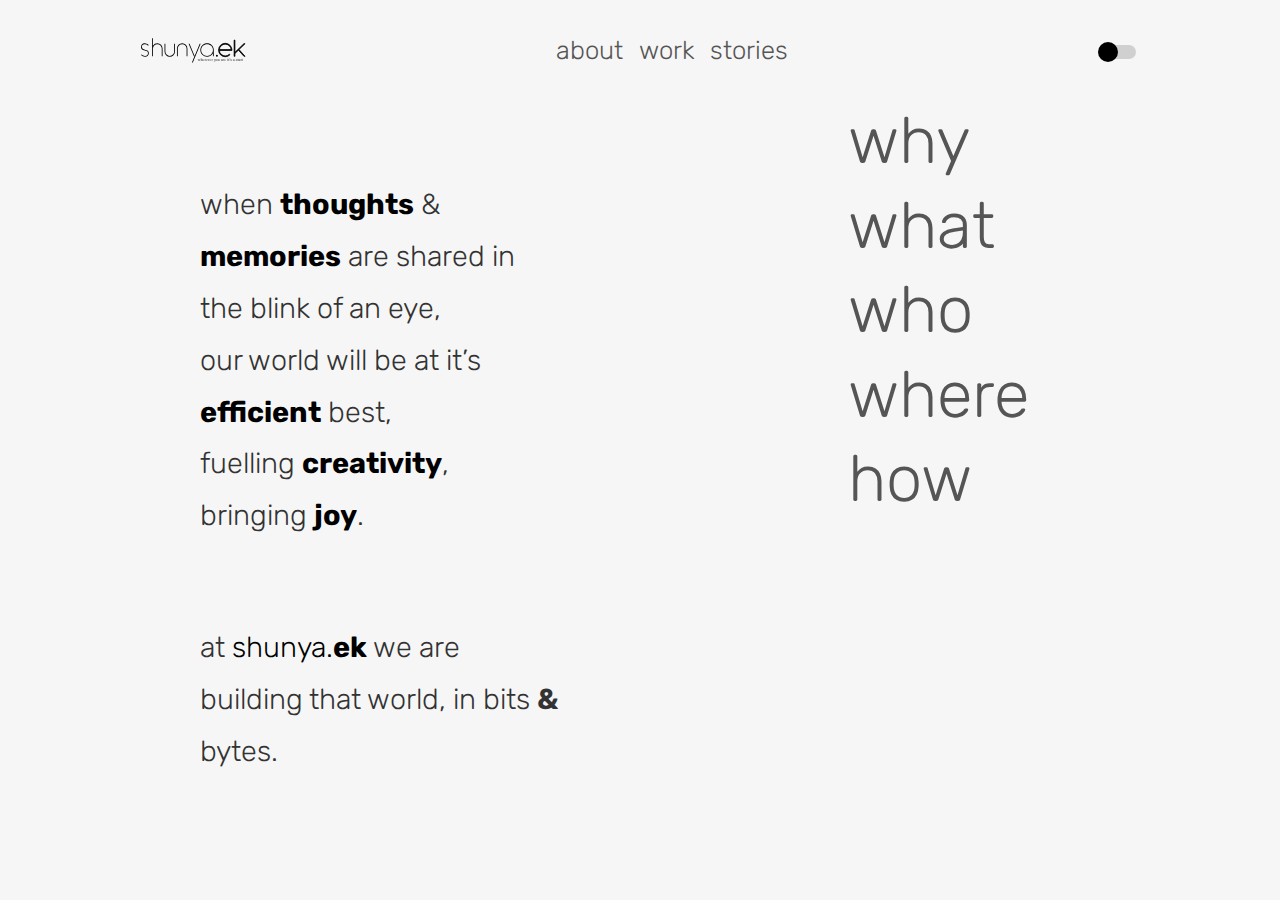
<file: public/index.html>
<!DOCTYPE html>
<html lang="en">
<head>
    <meta charset="UTF-8">
    <meta http-equiv="X-UA-Compatible" content="IE=edge">
    <meta name="viewport" content="width=device-width, initial-scale=1.0">
    <title>Document</title>
    <link rel="stylesheet" href="./css/style_reset.css">
    <link rel="stylesheet" href="./css/style_main.css">
    <link rel="stylesheet" href="./css/style_header_nav.css">
    <link rel="stylesheet" href="./css/style_components.css">
    <link rel="stylesheet" href="./css/style_stars.css">
    <!-- <link rel="stylesheet" href="./style_utility.css"> -->
    
    

</head>
<body data-theme="light">  
  <menu>
    <div class="logo">
      <img src="../assets/logo/shunya/shunya logo numbers & tag line ver O-5 clean 763 X 233 dark.svg" alt="ShunyaDotEk">
    </div>
    <div id="menuNav" class="menu-nav">
      <ul>
        <li><a id="nav-about" data-ref-article="about">about</a></li>
        <li><a id="nav-work" data-ref-article="work">work</a></li>
        <li><a id="nav-stories" data-ref-article="stories">stories</a></li>
      </ul>
    </div>
    <div class="switch">
      <input type="checkbox" id="toggleTheme" name="toggleTheme">
      <label class="slider" for="toggleTheme"></label>
    </div>
  </menu>
  <!-- <div class="stars "></div>
  <audio controls autoplay class="right-sticky">
    <source src="assets/sounds/256149_Run_-_Master_(16-44.1).aac" type="audio/aac">
  </audio> -->
    <main>
      <div id="mainWrapper" class="main-wrapper">
        <article id="home" class="home" data-index="0" data-content-side="right">
          <!-- tab eg : https://typecode.com/about/-->
          <header>
            <section>
              <p>
                when <b class="bright">thoughts</b> & <b class="bright"> memories</b> are shared in the blink of an eye, <br>
                our world will be at it’s <b class="bright">efficient</b> best, <br>
                fuelling <b class="bright">creativity</b>, bringing <b class="bright">joy</b>. <br>
              </p>
              <p> at <span class="bright"> shunya.<b>ek</b></span> we are building that world, in bits <b>&</b> bytes. <br>
              </p>
            </section>
          </header>
        </article>
        <article id="about" class="about" data-index="1" data-content-side="left">
          <section>
            <ul class="headings">
              <li class="hover">
                <a href="">why</a>
                  <ul class="menu-hide">
                      <li class="hover show-headings-hover-div">
                        <a href="#" id="our-belief" data-ref-article="our-belief-article">our belief</a>
                    </li>
                    <li class="hover show-headings-hover-div">
                      <a href="#" id="us" data-ref-article="us-article">us</a>
                    </li>
                    <li class="hover show-headings-hover-div">
                      <a href="#" id="our-values" data-ref-article="our-values-article">our values</a>
                    </li>
                  </ul>
              </li>
              <li class="hover">
                <a href="">what</a>
                <ul class="menu-hide">
                  <li class="hover show-headings-hover-div">
                    <a href="#" id="do-we-do" data-ref-article="do-we-do-article">do we do</a>
                  </li>
                  <li class="hover show-headings-hover-div">
                    <a href="#" id="products" data-ref-article="products-article">products</a>
                  </li>
                  <li class="hover show-headings-hover-div">
                    <a href="#" id="solutions" data-ref-article="solutions-article">solutions</a>
                  </li>
                  <li class="hover show-headings-hover-div">
                    <a href="#" id="services" data-ref-article="services-article">services</a>
                  </li>
                  <li class="hover show-headings-hover-div">
                    <a href="#" id="projects" data-ref-article="projects-article">projects</a>
                  </li>
                </ul>
              </li>
              <li class="hover">
                <a href="">who</a>
                <ul class="menu-hide">
                  <li><a href="#">we are?</a></li>
                  <li><a href="#">are you?</a></li>
                  <li><a href="#">are our focus?</a></li>
                  <li><a href="#">are in our company?</a></li>
                  <li><a href="#">can</a></li>
                  <li><a href="#">work with?</a></li>
                </ul>
              </li>
              <li class="hover">
                <a href="">where</a>
                <ul class="menu-hide">
                  <li><a href="#">Expanding Headings</a></li>
                  <li><a href="#">Expanding Headings</a></li>
                  <li><a href="#">Expanding Headings</a></li>
                </ul>
              </li>
              <li class="hover">
                <a href="">how</a>
                <ul class="menu-hide">
                  <li><a href="#">Expanding Headings</a></li>
                  <li><a href="#">Expanding Headings</a></li>
                  <li><a href="#">Expanding Headings</a></li>
                </ul>
              </li>
            </ul>
          </section>
        </article>
        <article class="work" id="work" data-index="2" data-content-side="left">
          <h1>Section2</h1>
        </article>
        <article class="stories" id="stories" data-index="3" data-content-side="left">
          <section style="padding: 0;">
            <div class="stories-hero-section">
              <h2 class="bold" style="text-align: right;">disrupt.<br>
                unite.inspire.
              </h2>
              <p style="text-align: right;">
                With a mission to <b>Digitally Transform</b> work life of <br><b>advertising | films | event professionals</b>,  we are developing Data/AI driven solutions. In-short deliver you few #smartWorkTools & kick-ass content.
              </p>
            </div>
            <div>
              <h2><span style="font-weight: lighter;">open</span> Positions</h2>
              <p>
                We are looking for all kind of people. Specially the passionate kind.<br>Come join us.
              </p>
            </div>

            <div class="accordion">
              <div class="accordion-item">
                <div class="accordion-heading accordion-super-heading">
                  <span>tech</span>
                </div>
                <div class="accordion-body">
                  <div class="accordion">
                    <div class="accordion-item">
                      <div class="accordion-heading">
                        <span>Full Stack Deveolper</span>
                      </div>
                      <div class="accordion-body">
                        <span>
                          We are looking for a qualified Full-Stack Developer to join our IT team in Goa. If you are interested in creating a user-friendly environment by writing code and moving forward in your career, then this is the job for you. We look forward to getting to know you.
                        </span>
                        <br>
                        <a href="#" class="btn">More Info</a>
                      </div>
                    </div>

                    <div class="accordion-item">
                      <div class="accordion-heading">
                        <span>Front-End Developer</span>
                      </div>
                      <div class="accordion-body">
                        <span>
                          We are looking for a qualified Front-End Developer to join our IT team in Goa. If you are interested in creating a user-friendly environment by writing code and moving forward in your career, then this is the job for you. We look forward to getting to know you.
                        </span>
                        <br>
                        <a href="#" class="btn">More Info</a>
                      </div>
                    </div>

                    <div class="accordion-item">
                      <div class="accordion-heading">
                        <span>Back-End Developer</span>
                      </div>
                      <div class="accordion-body">
                        <span>
                          We are looking for a qualified Back-End Developer to join our IT team in Goa. If you are interested in creating a user-friendly environment by writing code and moving forward in your career, then this is the job for you. We look forward to getting to know you.
                        </span>
                        <br>
                        <a href="#" class="btn">More Info</a>
                      </div>
                    </div>
                  </div>
                </div>
              </div>

              <div class="accordion-item">
                <div class="accordion-heading accordion-super-heading">
                  <span>Design</span>
                </div>
                <div class="accordion-body">
                  
                  <div class="accordion">
                    <div class="accordion-item">
                      <div class="accordion-heading ">
                        <span>Designer</span>
                      </div>
                      <div class="accordion-body">
                        <span>
                          The ideal candidate should have an eye for clean and artful design, possess supreme UI skills and be able to translate high-level requirements into interaction flows and artefacts; eventually transform them into beautiful, intuitive and functional user interfaces.
                        </span>
                        <br>
                        <a href="#" class="btn">More Info</a>
                      </div>
                    </div>
                  </div>

                </div>
              </div>

              <div class="accordion-item">
                <div class="accordion-heading accordion-super-heading">
                  <span>COPY & CONTENT</span>
                </div>
                <div class="accordion-body">
                  
                  <div class="accordion">
                    <div class="accordion-item">
                      <div class="accordion-heading">
                        <span>COPY & CONTENT</span>
                      </div>
                      <div class="accordion-body">
                        <span>
                          Just finished a blog? Now taking over the internet to explore more content ideas? Inspired by a new case-study and always eager to read what's new?<br><br>
                          If that is your day to day life and you think you can help us find #ourVoice?Are you are someone who is curious yet laid back, inspirational yet a learner, techno geek yet creative?<br><br>
                          You are a writer sent from above, just for us.
                        </span>
                        <br>
                        <a href="#" class="btn">More Info</a>
                      </div>
                    </div>
                  </div>

                </div>
              </div>

              <div class="accordion-item">
                <div class="accordion-heading accordion-super-heading">
                  <span>MARKETING & SALES</span>
                </div>
                <div class="accordion-body">
                  
                  <div class="accordion">
                    <div class="accordion-item">
                      <div class="accordion-heading">
                        <span>MARKETING & SALES</span>
                      </div>
                      <div class="accordion-body">
                        <span>
                          Do you want to be a part of an exciting, young startup primed on an exponential growth curve? We at <b>shunya.ek</b>, are looking for an experienced <b>Marketing & Sales Executive</b>. If you are a highly motivated person, ready to manage multiple projects and follow leads, grow as a person along with the company and willing to learn new things every day, then this is the place for you.Join our tribe!More Info
                        </span>
                        <br>
                        <a href="#" class="btn">More Info</a>
                      </div>
                    </div>
                  </div>

                </div>
              </div>

              <div class="accordion-item">
                <div class="accordion-heading accordion-super-heading">
                  <span>BUSINESS & ADMIN</span>
                </div>
                <div class="accordion-body">
                  
                  <div class="accordion">
                    <div class="accordion-item">
                      <div class="accordion-heading">
                        <span>BUSINESS & ADMIN</span>
                      </div>
                      <div class="accordion-body">
                        <span>
                          Do you want to be a part of an exciting, young startup primed on an exponential growth curve?We at <b>shunya.ek</b>, are looking for an experienced <b>Business & Admin Executive</b>.If you are a highly motivated person, ready to manage multiple projects, grow as a person along with the company and willing to learn new things every day, then this is the place for you.Join our tribe!
                        </span>
                        <br>
                        <a href="#" class="btn">More Info</a>
                      </div>
                    </div>
                  </div>

                </div>
              </div>

              <div class="accordion-item">
                <div class="accordion-heading accordion-super-heading">
                  <span>INTERNS & APPRENTICES</span>
                </div>
                <div class="accordion-body">
                  
                  <div class="accordion">
                    <div class="accordion-item">
                      <div class="accordion-heading">
                        <span>SOCIAL MEDIA AND BUSINESS INTERNS</span>
                      </div>
                      <div class="accordion-body">
                        <span>
                          Are you passionate about technology and art? Do you like to keep abreast of the latest buzz in the marketplace and on Social Media platforms? Would you like to kickstart your career in a dynamic and creative startup? Then you are in the right place! We are looking for young, enthusiastic Social Media and Business Interns, to join our team in Goa.
                        </span>
                        <br>
                        <a href="#" class="btn">More Info</a>
                      </div>
                    </div>

                    <div class="accordion-item">
                      <div class="accordion-heading">
                        <span>RESEARCH & ADMIN INTERN</span>
                      </div>
                      <div class="accordion-body">
                        <span>
                          We, at <b>shunya.ek</b>, are looking for a talented and enthusiastic <b>Research & Admin Intern</b> to join our <b>Business team</b>, based out of our Goa office. This is a unique opportunity to contribute and gain insight into Shunya.ek’s  high-impact research, policy, and campaigning activities across all areas of our strategic plans. You will be responsible for participating in our research program as well as proactively supporting other colleagues across the organisation.
                        </span>
                        <br>
                        <a href="#" class="btn">More Info</a>
                      </div>
                    </div>
                  </div>

                </div>
              </div>

            </div>    
            <!-- accordion-end -->
            <div>
              <h2 style="font-size: 1.6rem;">HOW WE RECRUIT</h2>
              <p style="font-weight: lighter;font-size: 3.5rem;margin:0">unBelong and create the
                next generation of <b>#smartworktools</b></p>
                <p style="margin:0">
                  Our recruitment process is divided into 4 stages:<br>
                  Discover, Design, Develop & Deploy.<br>
                  The 4 Ds to get you started.
                </p>
            </div>
            
            <div class="stories-tab">
              <div class="stories-inner-tab">
                <div>Discover</div>
                <div>Design</div>
                <div>Devlop</div>
                <div>Deploy</div>
              </div>
              <div class="stories-inner-tab-div-content">
                <p class="discover">
                  The Discover phase is the beginning where we discover each other, whether through social media or a website or through a reference. This Discover phase is all about gaining a deeper understanding of both our profiles. We evaluate your skillsets and move on to the next phase.
                </p>
                <p class="design">
                  In the Design phase, we formulate a work-profile for you with us, based on your strengths and expertise. Information gathered during the Discovery phase is used to inform decisions in the Design phase.
                </p>
                <p class="devlop">
                  The Develop phase is the most crucial for it is here we further refine your profile and scope of work. The previous two phases lead up to this point where we fine-tune your profile to create a unique role for you.
                </p>
                <p class="deploy">
                  This is the final phase of the process and in the Deploy stage, you are ready to join our tribe and get started. This phase is the cumulative result of the previous three phases and readies you to be deployed on active projects.
                </p>
              </div>
            </div>
          </section>
        </article>
      </div>

      <section id="hoverArticlesContainer" class="hover-articles-container" data-content-side="left">
        <article id="our-belief-article" class="headings-hover-div">
          <section>
            <p class="heading"><span class="bold">efficiency</span> creates room for creativity</p>
            <p class="details">
              In this era of complexity, and open data theft, there is a huge vacuum of simple, integrated, nextGen systems.<br><br>
              We believe by simply adhering to our own values and promise, we can fill that gap. <br>In simpler words, make the world efficient, safe and integrated.<br><br>
            </p>
            <span class="font-size-1-8 font-weight-300 color-light-grey">
              we adhere to our principles of
              <ul class="font-size-1-8 bullets">
                <li>make mistakes</li>
                <li>no deadlines</li>
                <li>where ever you are it's a start</li>
                <li>every click matters</li>
              </ul>
              </span>
          </section>
        </article>
        <article id="us-article" class="headings-hover-div">
          <section>
            <p>
              Do we know algorithms & coding languages best in the world?<br>
              <span class="bold heading">No</span><br>
              Do we understand technology & experiences in the simplest of the form?<br>
              Big <span class="bold heading">yes.</span><br>
              Just like kids opening up a radio we get excited on seeing a user pain point, or a workflow problem to meet it's simplest/correct solution.
            </p>
          </section>
        </article>
        <article id="our-values-article" class="headings-hover-div">
          <section>
            <p>
              <span class="heading bold">truthful | loyal | agile</span>
            </p>
            <p>
              these words shape the big decisions we make everyday. the art technology I business decisions. how we collaborate with our colleagues | tribe within and outside we are set out to develop an Ecosystem for an efficient future.<br><br>
              Honouring our past and working together in tandem with our Tribe, we are not afraid to make mistakes.
            </p>
          </section>
        </article>
        <article id="do-we-do-article" class="headings-hover-div">
          <section>
            <h2 style="text-align: right;" class="heading-2 font-weight-300">Your <span class="bold">next set</span> of <br><span class="bold">WorkTools</span></h2>
            <p>
              We work with <span class="bold">teams, small-business, enterprises</span> & govt to make their <span class="bold">work-processes</span> & systems efficient, with focus on <span class="bold">automation, integration</span> and <span class="bold">data privacy.</span>
              <br><br>
              Provide <span class="bold">bespoke</span> customised solution for the same.
              <br><br>
              Our tools are crafted for <span class="bold">creative professioanals</span> from, our <span class="bold">focus target group.</span>
            </p>
          </section>
        </article>
        <article id="products-article" class="headings-hover-div">
          <section style="padding: 4.6rem 1.5rem;">
            <div style="display: flex; justify-content: space-between;">
              <div>
                
                  <div class="" style="font-size: 4.3rem; margin-top: 7rem;font-weight: lighter;">releasing</div><div class="soon" style="position: relative;top: -0.7rem;font-size: 4.1rem; left: 17.8rem;">soon</div>
                  <div style="margin-top:1.9rem;font-size: 1.5rem;margin-left: 1rem;">Our ready to be shipped products.</div>
                  <div style="margin-top:-0.4rem;font-size: 1.5rem;margin-left: 1rem;">awaiting your action.</div>
                
              </div>
              <div style="display: flex; align-items: end;padding-bottom: 3.2rem;padding-right: 1.8rem;">
                <div style="font-size: 1.2rem;line-height: 1.8rem;">
                  <div>FILTER BY YOUR PROFILE</div>
                  <select class="bold" style="font-size: 1.5rem;outline: none;width: 25.5rem;">
                    <option selected>CREATIVE DIRECTOR</option>
                    
                  </select>
                </div>
              </div>
            </div>
            <div style="display: flex;gap:5px;margin-top: 3rem;">
              <div class="card"></div>
              <div class="card"></div>
              <div class="card"></div>
              <div class="card"></div>
              <div class="card"></div>
            </div>
            <div class="products-display-details-btns-section">
              <a>previous</a>
              <a>next</a>
            </div>
          </section>
        </article>
        <article id="solutions-article" class="headings-hover-div">
          <section>
            <p style="font-size:1.4rem;line-height: 1.42;margin-top: 9rem;margin-bottom: 1.9rem;">
              Our solutions make it easy to share expertise, resources, and assets, amongst a virtual workforce.
              <br>
              <br>
              A secure, collaborative, real-time work environment for teams to achieve efficient Creativity.
              <br>
              <br>
              Developed on open-source hybrid ecosystem, lets our user get best of both offline and online systems.
              <br>
              <br>                 
              Helps us cut the pricing low.
              <br>
              <br>        
              Whether your concern is data security or automation or seamless integration, we have a solution tailored just for you.
              <br>
              <br>
              <ul class="solutions-display-details-ul">
                <li>design-Sytems</li>
                <li>Process Based Blueprints</li>
                <li>actionOAuthl</li>
                <li>CMS</li>
                <li>streamline content production</li>
                <li>real-Time automated content management systems</li>
                <li>knowledge center / second brain</li>
              </ul>
            </p>
          </section>
        </article>
        <article id="services-article" class="headings-hover-div">
          <section>
            <p class="heading bold">
              Story-telling of any form, with focus on
            </p>
              <ul class="solutions-display-details-ul">
                <li>no-code solutions</li>
                <li>digital product development</li>
                <li>webApp development</li>
                <li>Api integration</li>
                <li>workflow system design custom blue-prints & templates</li>
                <li>digital content</li>
                <li>Immersive - experience</li>
              </ul>
          </section>
        </article>
        <article id="projects-article" class="headings-hover-div">
          <section>
            <p class="heading bold">
              projects evolve to products,
              <br>
              usually they begin as an idea.
            </p>
            <ul class="solutions-display-details-ul">
              <li>pari.css</li>
              <li>action Engine.</li>
              <li>ehh.</li>
              <li>kaiyaan</li>
              <li>let no idea die</li>
              <li>india@4Pm</li>
              <li>coronaTimes</li>
            </ul>
          </section>
        </article>
      </section>
      
    </main>
</body>

</html>
  <script src="./js/script.js"></script>
</html>
</file>
<file: public/css/style_main.css>
/*font*/
@import url('https://fonts.googleapis.com/css2?family=Rubik:ital,wght@0,300;0,400;0,500;0,600;0,700;0,800;0,900;1,300;1,400;1,500;1,600;1,700;1,800;1,900&display=swap');
@import url('https://fonts.googleapis.com/css2?family=Montserrat:ital,wght@0,100;0,200;0,300;0,400;0,500;0,600;0,700;0,800;0,900;1,100;1,200;1,300;1,400;1,500;1,600;1,700;1,800;1,900&family=Raleway:ital,wght@0,100;0,200;0,300;0,400;0,500;0,600;0,700;0,800;0,900;1,100;1,200;1,300;1,400;1,500;1,600;1,700;1,800;1,900&display=swap');
@import url('https://fonts.googleapis.com/css2?family=Raleway:ital,wght@0,100;0,200;0,300;0,400;1,100;1,200;1,300&display=swap');
@import url('https://fonts.googleapis.com/css2?family=Quicksand:wght@300;400;500;600;700&family=Raleway:ital,wght@0,100;0,200;0,300;0,400;0,500;0,600;0,700;0,800;0,900;1,100;1,200;1,300;1,400;1,500;1,600;1,700;1,800;1,900&display=swap');

/* general varibles declaration */
:root {
    /*@charset*/
    --font-size: 1.6rem;
    --baseline: 2.4rem;
    /*
            Sizes
    Primarly used for text. 
    */
    --text-smallest: 13px;
    --text-small: 16px;
    --text-normal: 21px;
    --text-large: 34px;
    --text-largest: 55px;
    --text-gigantic: 89px;

    --font-primary: 'Montserrat', sans-serif;
    --font-secondary: 'Rubik', sans-serif;
    --font-highlight: 'Montserrat', sans-serif;

}

/* variables for theme declaration */
body,
body[data-theme="dark"] {

    /*  dark and light */
    --black: #0d0d0dff;
    --dark: #373738;
    --temp: #0f1412;
    --dark-grey: #131c20;
    --grey: #555555;
    --light-grey: rgba(190, 190, 190);
    --light-grey-faded: rgb(190, 190, 190, 0.89);
    --light: #dde0e2ff;
    --white: #ffffff;
    --dark-transparent: #161618ee;
    --dark-box-color: #c3c3c3;

    /* theme colors*/
    --color-primary: #007affff;
    --color-secondary-success: #27a844ff;
    --color-danger: #dc3546ff;
    --color-warning: #fec107ff;
    --color-info: #17a2b7ff;

    /*Styling*/
    --active-brightness: 0.85;
    --border-radius: 5px;
    --box-shadow: 2px 2px 10px;
}

/* variables for theme (light) */
body[data-theme="light"] {
    --black: #d0d0d0;
    --dark: #d0d0d0;
    --temp: #0f1412;
    --dark-grey: #f6f6f6;
    --grey: #eee;
    --light-grey: #333;
    --light-grey-faded: #555;
    --light: #000;
    --white: #000;
    --dark-transparent: #eeeeeeee;
    --dark-box-color: #c3c3c3;

    /* theme colors*/
    --color-primary: #007affff;
    --color-secondary-success: #27a844ff;
    --color-danger: #dc3546ff;
    --color-warning: #fec107ff;
    --color-info: #17a2b7ff;
}

* {
    scroll-behavior: smooth;
}

/* Hide scrollbar for Chrome, Safari and Opera */
*::-webkit-scrollbar {
    display: none;
}

body {
    width: 100%;
    height: 100%;
    background-color: var(--dark-grey);
    color: var(--light);

    /* margin:0 auto; */
    line-height: var(--baseline);
    font-size: var(--font-size);
    /* currently ems cause chrome bug misinterpreting rems on body element */
    font-family: var(--font-secondary);
    font-weight: 400;

    perspective: 340px;
    overflow: hidden;
}

main {
    height: calc(100vh);
    overflow: hidden;
    width: 100vw;
    display: flex;
}

.main-wrapper {
    transition: all .5s;
    width: 200vw;
    display: flex;
}


section {
    display: block;
    padding: 6.2rem 5rem 13rem 12.5rem;
    /* margin-top: 3rem; */
    height: max-content;
}

article {
    display: block;
    padding: 0;
    width: 50vw;
    overflow: auto;
}

.menu-hide {
    display: none;
    position: absolute;
    left: 50px;
    top: 40px;
    background-color: var(--dark-transparent);
    z-index: 99;
    border-radius: 5px;
}

.hover {
    position: relative;
}

.hover:hover>ul {
    transition: all .3s;
    display: block;
}

.headings li>ul {
    margin-left: 25px;
}

.headings>.hover>a {
    font-size: 65px;
    box-sizing: border-box;
}

.headings>.hover>a:hover {
    font-weight: bold;
    padding-left: 3rem;
}

.headings ul {
    font-size: 28px;
    padding: 10px;
}

.about {
    position: relative !important;
    /* overflow: visible !important; */
    /* overflow: hidden; */
}

.headings-hover-div {
    display: none;
    height: 100vh;
    width: 50vw;
    padding-top: 3rem;
    box-sizing: border-box;
    background-color: var(--dark-grey);
    top: 0;
    position: absolute;
    overflow: auto;
}

.headings-hover-div .details {
    line-height: inherit;
}

.bold {
    font-weight: 600;
}

.heading {
    font-size: 2.5rem;
    line-height: 1;
    margin-top: 11rem;
}

.heading-2 {
    font-size: 4.5rem;
    line-height: 1;
    margin-top: 11rem;
}

.font-size-1-8 {
    font-size: 1.8rem !important;
}

.bullets {
    list-style-type: disc;
}

.color-light-grey {
    color: var(--light-grey);
}

.font-weight-300 {
    font-weight: 300;
}

.card {
    width: 100%;
    height: 213px;
    background-color: var(--dark-box-color);
}

.products-display-details-btns-section {
    display: flex;
    gap: 1px;
    justify-content: space-between;
    /* border-top:1px solid #999; */
    font-size: 1.6rem;
    margin-top: 4.7rem;
    width: 45rem;
}

.products-display-details-btns-section>* {
    padding: .25rem 0;
    margin: 0;
    font-size: 1.4rem;
    border-top: 1px solid #999;
    width: 22.5rem;
    text-align: start;
}

.products-display-details-btns-section>*:last-child {
    text-align: end;
}

.solutions-display-details-ul {
    list-style-type: disc;
    font-size: 1.6rem !important;
    margin-left: 3rem;
    margin-top: 0rem;
    /* line-height: 2.7rem; */
}

.displayBlock {
    display: block;
}

.displayNone {
    display: none;
}

select {
    background-color: rgba(255, 255, 255, 0);
    border: none;
    color: var(--light);
}

.accordion-super-heading {
    border-bottom: 1px solid var(--white);
}

.accordion-heading {
    text-transform: uppercase;
    font-size: 2rem;
    cursor: pointer;
}

.accordion-body {
    margin: 1rem 0;
    /* padding: 1rem 0; */
    /* display: none; */
    height: 0;
    overflow: hidden;
    transition: all .25s ease-in-out;
}

.accordion-body-height-auto {
    height: auto !important;
}

.btn {
    border: 2px solid var(--light-grey-faded);
    line-height: 2.6;
    border-radius: 2px;
}

.stories-tab {
    background-image: url(../images/tab-background-stories.jpeg);
    background-size: 200% 100%;
    background-repeat: no-repeat;
    background-position: right;
    height: 500px;
    position: relative;
    display: flex;
    flex-direction: column;
    justify-content: center;
    margin-top: 5rem;
}

.stories-inner-tab {
    display: flex;
    justify-content: center;
    align-items: flex-start;
    position: absolute;
    top: 0;
    left: 0;
    right: 0;
}

.stories-inner-tab>div {
    cursor: pointer;
    padding: 10px 25px;
    background-color: var(--dark);
}

.stories-inner-tab>div:hover {
    background-color: var(--dark-box-color);
    color: var(--grey);
}

.stories-inner-tab-div-content {
    padding: 2.5rem;
    position: relative;
}

.stories-inner-tab-div-content>* {
    position: absolute;
    top: -7rem;
    opacity: 0;
    cursor: default;
    transition: all .25s ease-in-out;
    color: #000;
}

.stories-inner-tab-div-content-visibility {
    opacity: 100%;
}

.stories-hero-section {
    background-image: url("../images/stories-hero-img.jpg");
    background-size: cover;
    background-repeat: no-repeat;
}

.stories-hero-section>* {
    color: #fff;
    padding: 1rem;
}


/* Typography
–––––––––––––––––––––––––––––––––––––––––––––––––– */


a {
    text-align: center;
    padding: 1.3rem .5rem;
    text-decoration: none;
    font-weight: 100;
    color: var(--light-grey-faded);

    line-height: 1.3;
    transition: all .3s;

}

a:hover {
    color: var(--light);
}

h2 {
    color: var(--white);
    opacity: 80%;
}

h3 {
    color: var(--light-grey-faded);
    opacity: 55%;
}

h4 {
    color: var(--white);

}

h5 {
    color: var(--light);
}

h6 {
    opacity: .5;
}

p,
h6 {
    color: var(--light-grey);

}

.bright {
    color: var(--white);
}

img {
    display: inline-block;
}


/* /////////////////////////////////////////////////////////////////////////// */



h1,
h2,
h3,
h4,
h5,
h6 {
    margin-top: 3rem;
    margin-bottom: 1.5rem;
    overflow-wrap: break-word;
    word-wrap: break-word;
    -ms-word-break: break-all;
    word-break: break-word;
}

h1,
h4,
h5 {
    font-family: var(--font-primary);
}

h2,
h3,
h6,
p {
    font-family: var(--font-secondary);
}

h1 {

    font-weight: 200;
    font-size: 8.9rem;
    line-height: 1.3;

}

h2 {

    margin-top: 5rem;
    margin-bottom: 1rem;
    font-weight: 600;
    font-size: 5.5rem;
    line-height: 1.3;
    letter-spacing: -.1rem;
}


h3 {
    font-size: 3.4rem;
    line-height: 1.5;
    letter-spacing: -.1rem;
    font-weight: 400;
    margin-bottom: 4rem;
}

h4 {
    font-size: 2.4rem;
    line-height: 1.8;
    font-weight: 300;
}

h5 {
    font-size: 1.8rem;
    font-weight: 600;
    line-height: 1.5;
    letter-spacing: -.05rem;
}

h6 {
    font-size: 1.3rem;
    line-height: 1.6;
    letter-spacing: 0;
    font-weight: 400;
    opacity: 55%;
}

p {

    font-size: 1.8rem;
    line-height: 1.8;
    font-weight: 300;
    margin-top: 5rem;
    margin-bottom: 2.4rem;
    /* width: 54rem; */
    overflow-wrap: break-word;
    word-wrap: break-word;
    -ms-word-break: break-all;
    word-break: break-word;
}

b {
    font-weight: bold;
}
</file>
<file: public/css/style_header_nav.css>
menu {
    position: absolute;
    top: 30px;
    padding: 0 10%;
    width: 100%;
    box-sizing: border-box;
    display: flex;
    justify-content: space-between;
    align-items: center;
    z-index: 99;
}

menu a {
    cursor: pointer;
}

menu nav {
    height: 89px;
    padding-left: 13%;
    padding-right: 3%;
}

menu nav,
menu ul {
    display: flex;
    align-items: center;
}

menu nav>ul {

    min-width: max-content;

    justify-content: space-between;
    vertical-align: bottom;
    align-items: center;

}


menu nav ul li:hover {
    background-color: var(--grey);
    align-items: center;

}

menu nav ul li:hover>ul {
    display: flex;

}

menu nav ul li ul li ul {
    position: absolute;
    left: 100%;
    top: 0px;

}

menu nav ul ul {
    display: none;
}


menu .logo {
    position: relative;
    width: max-content;
    height: 40px;
}

menu .logo img {
    height: 40px;
    width: auto;
    /* mix-blend-mode: difference; */
}
</file>
<file: public/css/style_components.css>
/* toggle switch for themes */
.switch {
    position: relative;
    display: inline-block;
    width: 25px;
    height: 10px;
    margin: 0.5rem 1.3rem;
}

.switch input {
    display: none;
}

.switch .slider {
    position: absolute;
    top: 0;
    left: 0;
    width: 30px;
    height: 14px;
    cursor: pointer;
    background-color: var(--dark);
    transition: .4s;
    border-radius: 34px;
}

.switch .slider::before {
    position: absolute;
    left: -8px;
    bottom: -3px;
    content: "";
    height: 20px;
    width: 20px;
    border-radius: 50px;
    background-color: var(--light);
    transition: .4s;
}

.switch input:checked+.slider {
    background-color: var(--dark);
}

.switch input:checked+.slider:before {
    transform: translateX(32px);
    background-color: var(--light);
}

/* Articles and Containers */

section.hover-articles-container{
    position: absolute;
    padding: 0;
    top: 0;
    left: 0;
    height: 100%;
    width: 100%;
    pointer-events: none;
    background: transparent;
}

section.hover-articles-container>article{
    pointer-events: auto;
}

section.hover-articles-container[data-content-side="left"]>article{
    left: 0;
}

section.hover-articles-container[data-content-side="right"]>article{
    left: 50%;
}

li {
    width: max-content;
    vertical-align: middle;
}

.content ul {
    width: inherit;
}

.content {
    padding-left: 13rem;
}
</file>
<file: public/css/style_stars.css>
.stars {
  position: sticky;
  top: 50%;
  left: 50%;
  width: 2px;
  height: 2px;
  box-shadow: 798px -64px #f2f2f2, 154px 79px #cfcfcf, 6px 268px #f7f7f7, -570px -112px #c9c9c9, 874px -312px #fcfcfc, -97px -459px #e0e0e0, -913px 450px #c9c9c9, 794px -139px #d4d4d4, 755px -422px #e3e3e3, -628px -184px #e6e6e6, 1070px 340px #cfcfcf, 7px -151px #ededed, -807px 464px #d6d6d6, -917px -214px #ededed, 535px 53px #fcfcfc, -549px -55px #d4d4d4, 1114px 224px #cccccc, 924px 303px #e8e8e8, -1333px -466px #c2c2c2, -161px -199px white, -1434px 308px #ededed, -142px 352px #d1d1d1, 1191px -317px #d9d9d9, -979px -168px #fafafa, -777px 161px #d4d4d4, -940px -146px whitesmoke, 1041px -34px #c4c4c4, -114px 274px #dedede, -895px -158px #f2f2f2, -1468px -66px #d6d6d6, 1322px 396px #cccccc, -657px -455px #e8e8e8, -1269px -459px #fcfcfc, 1278px 320px #dedede, 892px -122px #e0e0e0, -900px -25px #f0f0f0, -506px -253px #d6d6d6, -960px 255px #d1d1d1, 548px -273px #ebebeb, 1426px -106px #e3e3e3, -521px -2px #c7c7c7, 580px -347px #ebebeb, -1482px 384px #dbdbdb, 281px -159px #e6e6e6, -392px -360px #dedede, 754px 54px #cccccc, 1173px 434px #f0f0f0, -1190px -316px whitesmoke, -535px -65px #f0f0f0, -618px -34px #f2f2f2, 14px -306px #d4d4d4, 382px -6px #d4d4d4, 1017px -421px #fcfcfc, 1191px 209px #cccccc, -779px -65px #f0f0f0, -482px -81px #cccccc, -12px 436px #cfcfcf, -49px 153px #e0e0e0, 1485px 44px white, -1356px -34px whitesmoke, 1291px -50px #d6d6d6, -1079px 350px #e8e8e8, -634px -145px #e3e3e3, 536px 275px #e0e0e0, -1145px -402px #fcfcfc, -1140px 230px #f7f7f7, 1092px -459px #c9c9c9, -660px -80px #cccccc, -768px -427px #d6d6d6, 627px 81px #d9d9d9, 525px 425px whitesmoke, -1037px -25px #d4d4d4, -649px -66px #cccccc, 376px -75px #dbdbdb, 544px -164px #c9c9c9, 1169px -175px #d4d4d4, -1317px -129px #c7c7c7, 515px 270px #cfcfcf, -251px 287px #e6e6e6, 1238px -441px #e6e6e6, 1324px -35px #f2f2f2, -1204px -322px #e0e0e0, 1384px 191px #fafafa, -163px 347px #f2f2f2, 774px -74px #c2c2c2, -870px -477px #d9d9d9, 994px 153px #ededed, 1388px 351px #c9c9c9, -1390px -243px #cccccc, -3px -280px #dedede, 1389px 103px #d1d1d1, -55px 151px #c9c9c9, 605px -118px #c2c2c2, -881px -131px #d6d6d6, 799px 303px #e8e8e8, 60px 470px #cccccc, 318px 209px #c4c4c4, -722px -133px #c2c2c2, -817px -366px #d9d9d9, -149px 476px #e6e6e6, -1067px 301px #fcfcfc, 300px 470px #dbdbdb, -1102px 93px #c7c7c7, 48px 210px white, -630px -219px whitesmoke, -791px -29px whitesmoke, 70px 176px #d9d9d9, 1381px 15px #c9c9c9, -530px 416px #cfcfcf, -1398px 281px #cccccc, 1143px -463px #e3e3e3, 1216px 277px #fcfcfc, 985px 392px #cccccc, -1437px -393px #c2c2c2, -1111px 276px #c7c7c7, -770px -305px #e0e0e0, -831px -76px #e8e8e8, 1474px 139px #d9d9d9, 114px 231px #dedede, 909px -344px #fafafa, 405px 96px #c9c9c9, -1267px 446px #f2f2f2, 337px -52px #e3e3e3, 1310px -43px #cfcfcf, -1339px -395px #d4d4d4, 914px -13px #e0e0e0, -231px -385px #cfcfcf, -177px 347px #c7c7c7, -357px -231px #dbdbdb, 991px -217px #ededed, 44px 104px #e6e6e6, 798px -7px #ededed, 1272px 371px white, 521px -31px #cccccc, -354px -59px #d4d4d4, 930px -374px #cfcfcf, -93px 474px #e8e8e8, -1030px -367px white, -656px 26px #e6e6e6, -481px -285px #e8e8e8, 179px 463px whitesmoke, -246px 65px #c7c7c7, -458px -226px #cccccc, 599px 237px #c4c4c4, -191px -254px #f2f2f2, -1227px -126px #fcfcfc, 7px 33px #d6d6d6, 815px 61px whitesmoke, 925px -372px #c2c2c2, -379px 412px #dbdbdb, -387px 270px #fcfcfc, -844px 250px whitesmoke, 475px 390px #e8e8e8, 1474px -299px #e0e0e0, -567px 136px #e0e0e0, -1111px -125px #ededed, -113px 240px #c7c7c7, -1284px -395px #f7f7f7, -852px 157px #ededed, -1429px -270px #ededed, 1051px -223px #e3e3e3, -1179px 177px #e8e8e8, -1458px 428px #f7f7f7, -23px 261px #e6e6e6, -1337px -441px #d9d9d9, 113px -273px #c2c2c2, -1254px -184px #d6d6d6, -1232px 23px #c7c7c7, 255px 231px #c4c4c4, -1272px 59px #dbdbdb, 385px -91px #fafafa, -532px -319px #f2f2f2, -1195px 356px #dbdbdb, -864px 195px #c9c9c9, -838px -56px #d9d9d9, 857px -257px white, 282px -112px #cfcfcf, -102px -210px #ebebeb, 472px 96px #dbdbdb, 192px 356px #c4c4c4, 884px -373px #d1d1d1, -1093px -349px #e8e8e8, 827px 100px #f2f2f2, 943px -236px whitesmoke, -690px 136px #cfcfcf, 1254px 347px #dbdbdb, -887px -83px #ebebeb, 1360px -283px #c4c4c4, 207px 388px #ededed, -1445px 280px white, 1447px 223px #cccccc, 637px 59px #c2c2c2, 856px -264px #d1d1d1, 162px 463px white, -1321px -340px #c7c7c7, 838px 462px #f0f0f0, -124px -432px whitesmoke, 336px 28px whitesmoke, -505px 287px #d6d6d6, 229px -131px #c7c7c7, 1278px -333px #c4c4c4, -1135px 314px #ebebeb, -1118px 0px #e8e8e8, -364px 33px #c4c4c4, -1059px -101px #c4c4c4, 951px 268px #e6e6e6, -338px -155px #cccccc, 781px 218px #fcfcfc, -593px -334px #dedede, -338px -304px #c7c7c7, -469px -413px #c2c2c2, 1329px 57px #e3e3e3, -1020px -333px #cfcfcf, -724px -316px #c9c9c9, -1229px -77px #ebebeb, 860px -210px #e8e8e8, -399px -85px #d4d4d4, -240px -318px #e3e3e3, 962px 287px #fafafa, 406px 230px #cfcfcf, 425px -104px #c9c9c9, 114px 321px #c2c2c2, -621px 166px #c2c2c2, -1092px -29px #fcfcfc, 663px 330px #cccccc, 1040px -158px #d9d9d9, 617px -40px #ededed, -1124px -401px #fafafa, -1389px -387px #d6d6d6, 1308px -45px #d9d9d9, 75px -410px #cccccc, 873px 454px #e6e6e6, -408px -189px #dedede, -1442px -241px #e3e3e3, -704px -301px #fcfcfc, 342px 74px #fcfcfc, 699px 448px #c4c4c4, -1371px 121px #cccccc, -1403px -434px #e3e3e3, 865px 27px #fcfcfc, 141px -141px #fcfcfc, 1163px -43px #d6d6d6, -979px 43px #fafafa, -982px -165px #d4d4d4, 1475px 330px #cccccc, -313px 416px #d4d4d4, 80px -349px #cccccc, 920px 377px #c9c9c9, 863px -357px #ebebeb, -1444px -403px #fafafa, -709px 428px #cccccc, 329px 290px #c2c2c2, -629px -471px #c7c7c7, 358px -343px #f7f7f7, 970px -202px white, -1051px 247px #e0e0e0, -572px 188px whitesmoke, 257px -336px #c4c4c4, -534px 423px #ededed, -1231px -336px #e0e0e0, 9px -200px #d1d1d1, 667px -162px white, 193px -373px #ebebeb, 1495px 413px #e0e0e0, 698px 100px #c4c4c4, 370px -299px #ededed, -790px -34px #f7f7f7, -1290px 336px #e0e0e0, 1174px 132px #d4d4d4, -537px -333px #c2c2c2, -657px -380px #e6e6e6, -851px -118px #f0f0f0, 339px -429px #cccccc, 363px -392px #fafafa, 562px 243px #c2c2c2, -49px 141px #e0e0e0, 6px 70px #f7f7f7, 1237px -452px #e8e8e8, 152px 289px #e6e6e6, -710px 36px #e8e8e8, 869px 125px #e3e3e3, -165px -362px #fafafa, 1131px -16px whitesmoke, 1472px 247px #e6e6e6, 684px 146px #f2f2f2, 662px -155px #d4d4d4, -240px 71px #d4d4d4, 646px 54px #d6d6d6, -1335px 425px #cfcfcf, -1366px -52px #c7c7c7, 1211px 379px #f7f7f7, -1424px -65px #f7f7f7, -8px 311px #d1d1d1, -772px 191px whitesmoke, -78px 383px #dbdbdb, -497px -300px #dedede, 333px -420px #cfcfcf, -1140px -52px #d6d6d6, 203px -200px #c2c2c2, -430px -345px #ebebeb, -471px -239px #cccccc, 701px 308px #f0f0f0, -530px 442px #d1d1d1, 647px -99px #cfcfcf, 952px -98px #f2f2f2, -125px -341px #e0e0e0, 152px -1px #f0f0f0, 834px -291px #dbdbdb, 1385px 256px #f7f7f7, -59px -434px #dedede, -1488px 279px #c4c4c4, 1449px -63px #d4d4d4, 741px -140px #f7f7f7, 1025px -404px #dbdbdb, -764px -80px white, 384px -239px #e0e0e0, 790px 374px #f0f0f0, 846px 480px #c9c9c9, -1047px 146px #d1d1d1, 1385px 190px #e3e3e3, -446px -146px #fcfcfc, -476px -196px #ededed, -1496px -129px white, 1440px -261px #d1d1d1, -983px -366px #f7f7f7, 356px 31px #cfcfcf, -452px -415px #dedede, -348px -357px white, -1226px 249px #c7c7c7, -1084px 42px #f7f7f7, -560px 244px #f2f2f2, 292px -250px #cccccc, 372px -412px #e6e6e6, 646px -384px #e3e3e3, -877px -160px #f0f0f0, -50px 463px #fafafa, -1042px 451px #ededed, -700px 130px #f2f2f2, 208px -301px #fafafa, 815px 474px #cccccc, 77px -70px #ebebeb, 620px 405px #f0f0f0, -1023px -458px #d1d1d1, 403px 377px white, -874px -427px #e0e0e0, 1012px 20px #d6d6d6, 1146px 80px #fcfcfc, 1379px -269px #cfcfcf, 255px -312px #cfcfcf, -750px -302px #ededed, 861px 195px #d1d1d1;
  animation: fly 8s linear infinite;
  transform-style: preserve-3d;
}

.stars:before,
.stars:after {
  content: "";
  position: absolute;
  width: inherit;
  height: inherit;
  box-shadow: inherit;
}

.stars:before {
  transform: translateZ(-300px);
  animation: fade1 3s linear infinite;
}

.stars:after {
  transform: translateZ(-600px);
  animation: fade2 3s linear infinite;
}

@keyframes fly {
  from {
    transform: translateZ(0px);
  }

  to {
    transform: translateZ(300px);
  }
}

@keyframes fade1 {
  from {
    opacity: .5;
  }

  to {
    opacity: 1;
  }
}

@keyframes fade2 {
  from {
    opacity: 0;
  }

  to {
    opacity: .5;
  }
}
</file>
<file: public/style_utility.css>
.bgwhite{
    background-color: whitesmoke;
  }
.col{
flex-direction: column;
}
.row{
flex-direction: row;
}
.right{
float: right;
}
.left-sticky{
position: fixed;
top: 50%;
-webkit-transform: translateY(-50%);
-ms-transform: translateY(-50%);
transform: translateY(-50%);
}
.right-sticky{
position: fixed;
top: 50%;
-webkit-transform: translateY(50%);
-ms-transform: translateY(50%);
transform: translateY(50%);
}
.hidden{
display: none;
}
.border-hairline {
box-shadow: 0 0 0 1px var(--light-grey-faded);
}


.left{
float: left;
}
</file>
